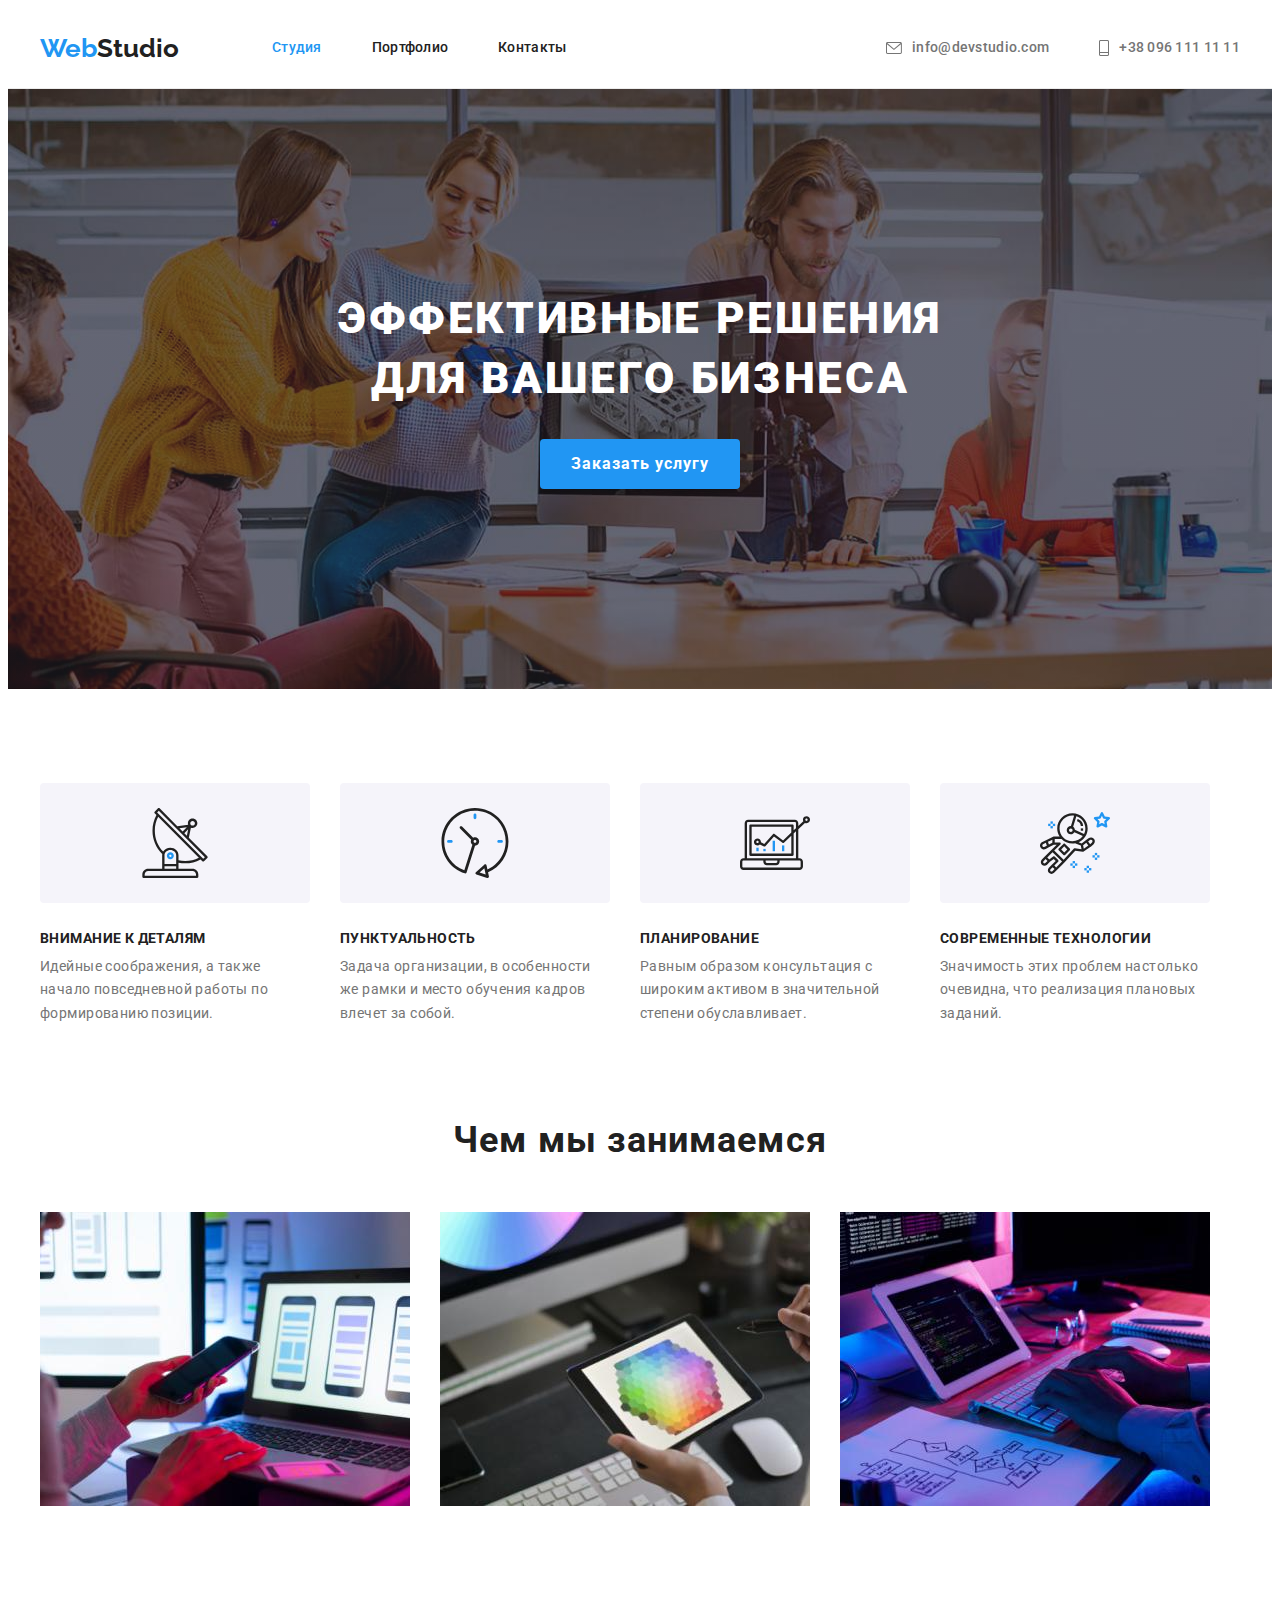
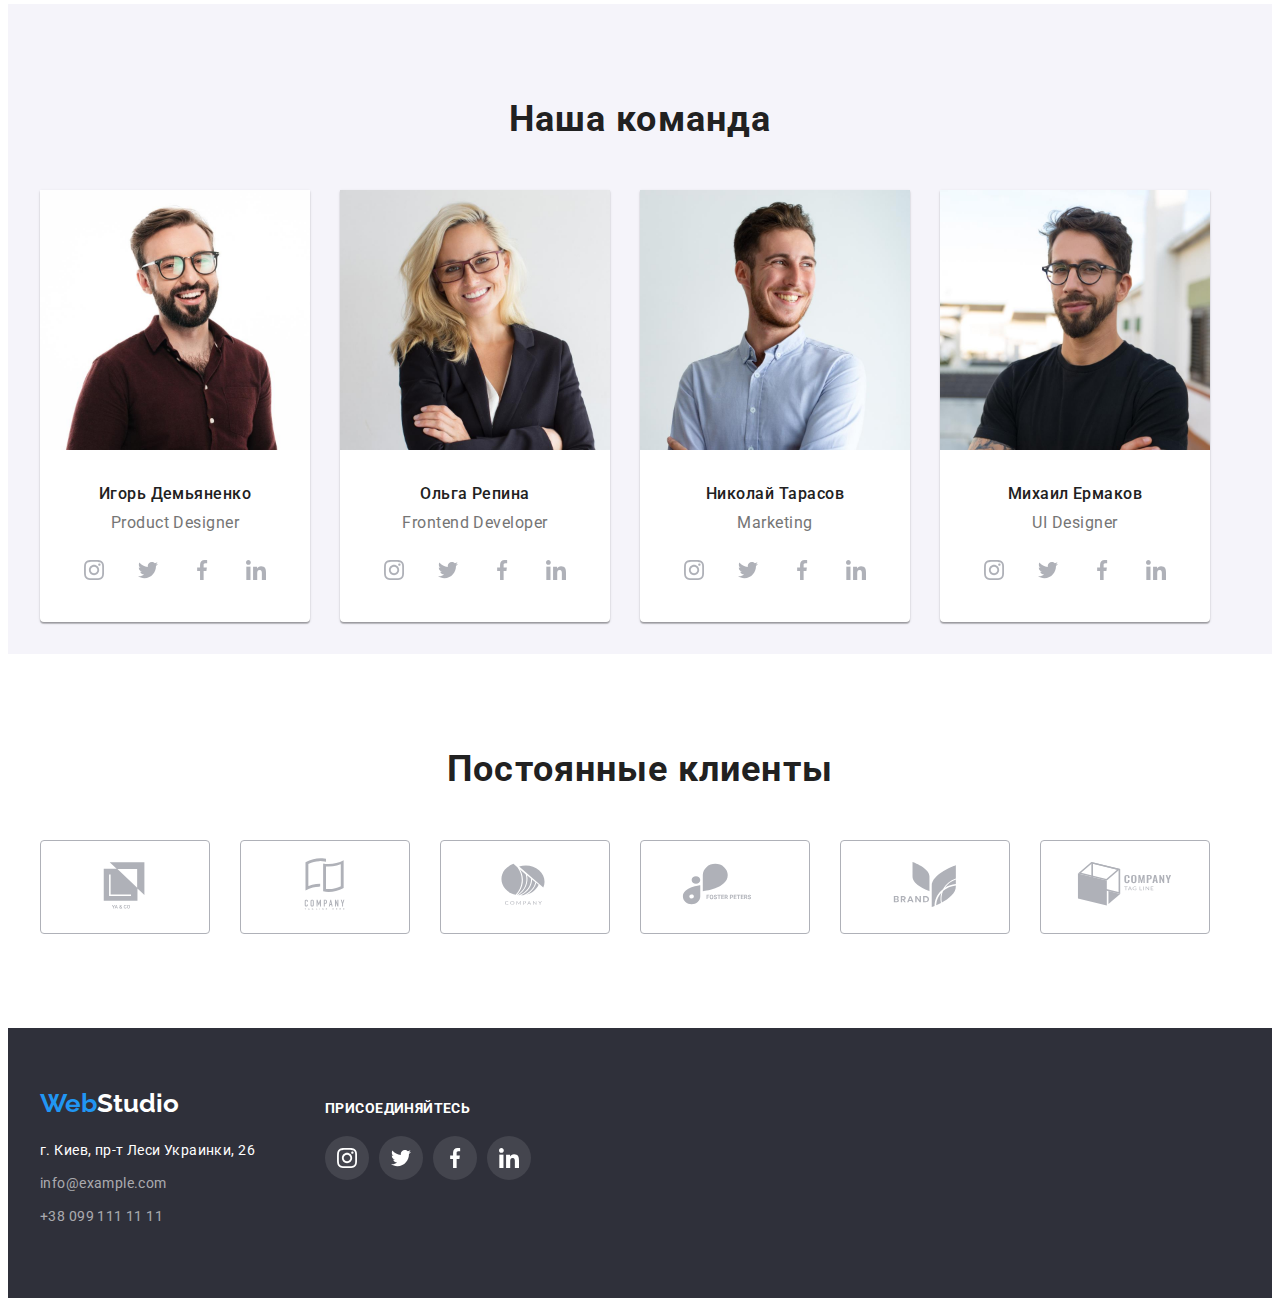
<file: index.html>
<!DOCTYPE html>
<html lang="ru">
  <head>
    <meta charset="UTF-8" />
    <meta http-equiv="X-UA-Compatible" content="IE=edge" />
    <meta name="viewport" content="width=device-width, initial-scale=1.0" />
    <link
      rel="stylesheet"
      href="https://cdnjs.cloudflare.com/ajax/libs/modern-normalize/1.1.0/modern-normalize.min.css"
      integrity="sha512-wpPYUAdjBVSE4KJnH1VR1HeZfpl1ub8YT/NKx4PuQ5NmX2tKuGu6U/JRp5y+Y8XG2tV+wKQpNHVUX03MfMFn9Q=="
      crossorigin="anonymous"
      referrerpolicy="no-referrer"
    />
    <link rel="stylesheet" href="./css/styles.css" />
    <link rel="preconnect" href="https://fonts.googleapis.com" />
    <link rel="preconnect" href="https://fonts.gstatic.com" crossorigin />
    <link
      href="https://fonts.googleapis.com/css2?family=Raleway:wght@700&family=Roboto:wght@400;500;700;900&display=swap"
      rel="stylesheet"
    />
    <title>Студия</title>
  </head>
  <body>
    <header class="header">
      <div class="container">
        <div class="header-container">
          <nav class="nav">
            <a href="./index.html" lang="en" class="logo"><span>Web</span>Studio</a>
            <ul class="header-nav-list list">
              <li class="nav-list-item current">
                <a href="./index.html" class="current nav-link link">Студия</a>
              </li>
              <li class="nav-list-item">
                <a href="./portfolio.html" class="nav-link link">Портфолио</a>
              </li>
              <li class="nav-list-item"><a href="" class="nav-link link">Контакты</a></li>
            </ul>
          </nav>
          <ul class="header-list list">
            <li>
              <a href="mailto:info@devstudio.com" class="header-mail link">
                <svg class="email-icon-sprite" width="16" height="12">
                  <use href="./images/icons/header/symbol-defs.svg#icon-email"></use>
                </svg>
                <p>info@devstudio.com</p>
              </a>
            </li>
            <li>
              <a href="" class="header-tel link">
                <svg class="tel-icon-sprite" width="10" height="16">
                  <use href="./images/icons/header/symbol-defs.svg#icon-tel"></use>
                </svg>
                <p>+38 096 111 11 11</p>
              </a>
            </li>
          </ul>
        </div>
      </div>
    </header>
    <main class="main">
      <section class="order-service">
        <h1 class="text-h1">Эффективные решения для вашего бизнеса</h1>
        <button type="button" class="main-button">Заказать услугу</button>
      </section>
      <section class="merits section">
        <h2 hidden>Наши заслуги</h2>
        <div class="container">
          <ul class="merits-list list">
            <li class="merits-item">
              <div class="merits-icon">
                <svg class="merits-icon-item" width="70" height="70">
                  <use href="./images/icons/merits/symbol-defs.svg#icon-antenna-1"></use>
                </svg>
              </div>
              <h3 class="merits-titles">Внимание к деталям</h3>
              <p class="merits-text">
                Идейные соображения, а также начало повседневной работы по формированию позиции.
              </p>
            </li>
            <li class="merits-item">
              <div class="merits-icon">
                <svg class="merits-icon-item" width="70" height="70">
                  <use href="./images/icons/merits/symbol-defs.svg#icon-clock-1"></use>
                </svg>
              </div>
              <h3 class="merits-titles">Пунктуальность</h3>
              <p class="merits-text">
                Задача организации, в особенности же рамки и место обучения кадров влечет за собой.
              </p>
            </li>
            <li class="merits-item">
              <div class="merits-icon">
                <svg class="merits-icon-item" width="70" height="70">
                  <use href="./images/icons/merits/symbol-defs.svg#icon-diagram-1"></use>
                </svg>
              </div>
              <h3 class="merits-titles">Планирование</h3>
              <p class="merits-text">
                Равным образом консультация с широким активом в значительной степени обуславливает.
              </p>
            </li>
            <li class="merits-item">
              <div class="merits-icon">
                <svg class="merits-icon-item" width="70" height="70">
                  <use href="./images/icons/merits/symbol-defs.svg#icon-astronaut-1"></use>
                </svg>
              </div>
              <h3 class="merits-titles">Современные технологии</h3>
              <p class="merits-text">
                Значимость этих проблем настолько очевидна, что реализация плановых заданий.
              </p>
            </li>
          </ul>
        </div>
      </section>
      <section class="whatwedo section">
        <h2 class="whatwedo-title">Чем мы занимаемся</h2>
        <div class="container">
          <ul class="whatwedo-list list">
            <li class="whatwedo-img">
              <img src="./images/1.jpg" alt="Наша деятельность" width="370" height="294" />
            </li>
            <li class="whatwedo-img">
              <img src="./images/2.jpg" alt="Наша деятельность" width="370" height="294" />
            </li>
            <li class="whatwedo-img">
              <img src="./images/3.jpg" alt="Наша деятельность" width="370" height="294" />
            </li>
          </ul>
        </div>
      </section>
      <section class="ourteam section">
        <div class="container">
          <h2 class="ourteam-title">Наша команда</h2>
          <ul class="ourteam-list list">
            <li class="ourteam-item">
              <img src="./images/4.jpg" alt="Работник 1" width="270" height="260" />
              <div class="mate">
                <h3 class="ourteam-list-name">Игорь Демьяненко</h3>
                <p lang="en" class="ourteam-list-position">Product Designer</p>
                <ul class="mate-soc-list list">
                  <li class="mate-soc-item">
                    <a href="" class="mate-soc-link link">
                      <svg class="mate-soc-icon" width="20" height="20">
                        <use href="./images/icons/soc/symbol-defs.svg#icon-instagram"></use>
                      </svg>
                    </a>
                  </li>
                  <li class="mate-soc-item">
                    <a href="" class="mate-soc-link link">
                      <svg class="mate-soc-icon" width="20" height="20">
                        <use href="./images/icons/soc/symbol-defs.svg#icon-twitter"></use>
                      </svg>
                    </a>
                  </li>
                  <li class="mate-soc-item">
                    <a href="" class="mate-soc-link link">
                      <svg class="mate-soc-icon" width="20" height="20">
                        <use href="./images/icons/soc/symbol-defs.svg#icon-facebook"></use>
                      </svg>
                    </a>
                  </li>
                  <li class="mate-soc-item">
                    <a href="" class="mate-soc-link link">
                      <svg class="mate-soc-icon" width="20" height="20">
                        <use href="./images/icons/soc/symbol-defs.svg#icon-linkedin"></use>
                      </svg>
                    </a>
                  </li>
                </ul>
              </div>
            </li>
            <li class="ourteam-item">
              <img src="./images/5.jpg" alt="Работник 2" width="270" height="260" />
              <div class="mate">
                <h3 class="ourteam-list-name">Ольга Репина</h3>
                <p lang="en" class="ourteam-list-position">Frontend Developer</p>
                <ul class="mate-soc-list list">
                  <li class="mate-soc-item">
                    <a href="" class="mate-soc-link link">
                      <svg class="mate-soc-icon" width="20" height="20">
                        <use href="./images/icons/soc/symbol-defs.svg#icon-instagram"></use>
                      </svg>
                    </a>
                  </li>
                  <li class="mate-soc-item">
                    <a href="" class="mate-soc-link link">
                      <svg class="mate-soc-icon" width="20" height="20">
                        <use href="./images/icons/soc/symbol-defs.svg#icon-twitter"></use>
                      </svg>
                    </a>
                  </li>
                  <li class="mate-soc-item">
                    <a href="" class="mate-soc-link link">
                      <svg class="mate-soc-icon" width="20" height="20">
                        <use href="./images/icons/soc/symbol-defs.svg#icon-facebook"></use>
                      </svg>
                    </a>
                  </li>
                  <li class="mate-soc-item">
                    <a href="" class="mate-soc-link link">
                      <svg class="mate-soc-icon" width="20" height="20">
                        <use href="./images/icons/soc/symbol-defs.svg#icon-linkedin"></use>
                      </svg>
                    </a>
                  </li>
                </ul>
              </div>
            </li>
            <li class="ourteam-item">
              <img src="./images/6.jpg" alt="Работник 3" width="270" height="260" />
              <div class="mate">
                <h3 class="ourteam-list-name">Николай Тарасов</h3>
                <p lang="en" class="ourteam-list-position">Marketing</p>
                <ul class="mate-soc-list list">
                  <li class="mate-soc-item">
                    <a href="" class="mate-soc-link link">
                      <svg class="mate-soc-icon" width="20" height="20">
                        <use href="./images/icons/soc/symbol-defs.svg#icon-instagram"></use>
                      </svg>
                    </a>
                  </li>
                  <li class="mate-soc-item">
                    <a href="" class="mate-soc-link link">
                      <svg class="mate-soc-icon" width="20" height="20">
                        <use href="./images/icons/soc/symbol-defs.svg#icon-twitter"></use>
                      </svg>
                    </a>
                  </li>
                  <li class="mate-soc-item">
                    <a href="" class="mate-soc-link link">
                      <svg class="mate-soc-icon" width="20" height="20">
                        <use href="./images/icons/soc/symbol-defs.svg#icon-facebook"></use>
                      </svg>
                    </a>
                  </li>
                  <li class="mate-soc-item">
                    <a href="" class="mate-soc-link link">
                      <svg class="mate-soc-icon" width="20" height="20">
                        <use href="./images/icons/soc/symbol-defs.svg#icon-linkedin"></use>
                      </svg>
                    </a>
                  </li>
                </ul>
              </div>
            </li>
            <li class="ourteam-item">
              <img src="./images/7.jpg" alt="Работник 4" width="270" height="260" />
              <div class="mate">
                <h3 class="ourteam-list-name">Михаил Ермаков</h3>
                <p lang="en" class="ourteam-list-position">UI Designer</p>
                <ul class="mate-soc-list list">
                  <li class="mate-soc-item">
                    <a href="" class="mate-soc-link link">
                      <svg class="mate-soc-icon" width="20" height="20">
                        <use href="./images/icons/soc/symbol-defs.svg#icon-instagram"></use>
                      </svg>
                    </a>
                  </li>
                  <li class="mate-soc-item">
                    <a href="" class="mate-soc-link link">
                      <svg class="mate-soc-icon" width="20" height="20">
                        <use href="./images/icons/soc/symbol-defs.svg#icon-twitter"></use>
                      </svg>
                    </a>
                  </li>
                  <li class="mate-soc-item">
                    <a href="" class="mate-soc-link link">
                      <svg class="mate-soc-icon" width="20" height="20">
                        <use href="./images/icons/soc/symbol-defs.svg#icon-facebook"></use>
                      </svg>
                    </a>
                  </li>
                  <li class="mate-soc-item">
                    <a href="" class="mate-soc-link link">
                      <svg class="mate-soc-icon" width="20" height="20">
                        <use href="./images/icons/soc/symbol-defs.svg#icon-linkedin"></use>
                      </svg>
                    </a>
                  </li>
                </ul>
              </div>
            </li>
          </ul>
        </div>
      </section>
      <section class="clients section">
        <div class="container">
          <h2 class="clients-title">Постоянные клиенты</h2>
          <ul class="clients-list list">
            <li class="clients-item">
              <a href="" class="clients-link">
                <svg class="clients-icon" width="106" height="60">
                  <use href="./images/icons/clients/symbol-defs.svg#icon-Logo"></use>
                </svg>
              </a>
            </li>
            <li class="clients-item">
              <a href="" class="clients-icon"
                ><svg class="clients-icon" width="106" height="60">
                  <use href="./images/icons/clients/symbol-defs.svg#icon-Logo-1"></use></svg
              ></a>
            </li>
            <li class="clients-item">
              <a href="" class="clients-icon">
                <svg class="clients-icon" width="106" height="60">
                  <use href="./images/icons/clients/symbol-defs.svg#icon-Logo-2"></use>
                </svg>
              </a>
            </li>
            <li class="clients-item">
              <a href="" class="clients-icon">
                <svg class="clients-icon" width="106" height="60">
                  <use href="./images/icons/clients/symbol-defs.svg#icon-Logo-3"></use>
                </svg>
              </a>
            </li>
            <li class="clients-item">
              <a href="" class="clients-icon">
                <svg class="clients-icon" width="106" height="60">
                  <use href="./images/icons/clients/symbol-defs.svg#icon-Logo-4"></use>
                </svg>
              </a>
            </li>
            <li class="clients-item">
              <a href="" class="clients-icon">
                <svg class="clients-icon" width="106" height="60">
                  <use href="./images/icons/clients/symbol-defs.svg#icon-Logo-5"></use>
                </svg>
              </a>
            </li>
          </ul>
        </div>
      </section>
    </main>
    <footer class="footer">
      <div class="container footer-container">
        <div class="contacts">
          <a href="./index.html" lang="en" class="logo-footer"><span>Web</span>Studio</a>
          <address class="ouradress">
            <ul class="address-list list">
              <li class="address-location address-item">
                <a
                  href="https://goo.gl/maps/aNRmM5jgGCXuYNQ1A"
                  target="_blank"
                  rel="noopener nofollow noreferrer"
                  class="footer-link link"
                  >г. Киев, пр-т Леси Украинки, 26</a
                >
              </li>
              <li class="address-item">
                <a href="mailto:info@example.com" class="footer-mail link">info@example.com</a>
              </li>
              <li class="address-item">
                <a href="tel:+380991111111" class="footer-tel link">+38 099 111 11 11</a>
              </li>
            </ul>
          </address>
        </div>
        <div class="join">
          <h3 class="join-title">присоединяйтесь</h3>
          <ul class="join-list list">
            <li class="join-item">
              <a href="" class="join-link link">
                <svg class="join-icon" width="20" height="20">
                  <use href="./images/icons/soc/symbol-defs.svg#icon-instagram"></use>
                </svg>
              </a>
            </li>
            <li class="join-item">
              <a href="" class="join-link link">
                <svg class="join-icon" width="20" height="20">
                  <use href="./images/icons/soc/symbol-defs.svg#icon-twitter"></use>
                </svg>
              </a>
            </li>
            <li class="join-item">
              <a href="" class="join-link link">
                <svg class="join-icon" width="20" height="20">
                  <use href="./images/icons/soc/symbol-defs.svg#icon-facebook"></use>
                </svg>
              </a>
            </li>
            <li class="join-item">
              <a href="" class="join-link link">
                <svg class="join-icon" width="20" height="20">
                  <use href="./images/icons/soc/symbol-defs.svg#icon-linkedin"></use>
                </svg>
              </a>
            </li>
          </ul>
        </div>
      </div>
    </footer>
  </body>
</html>
</file>
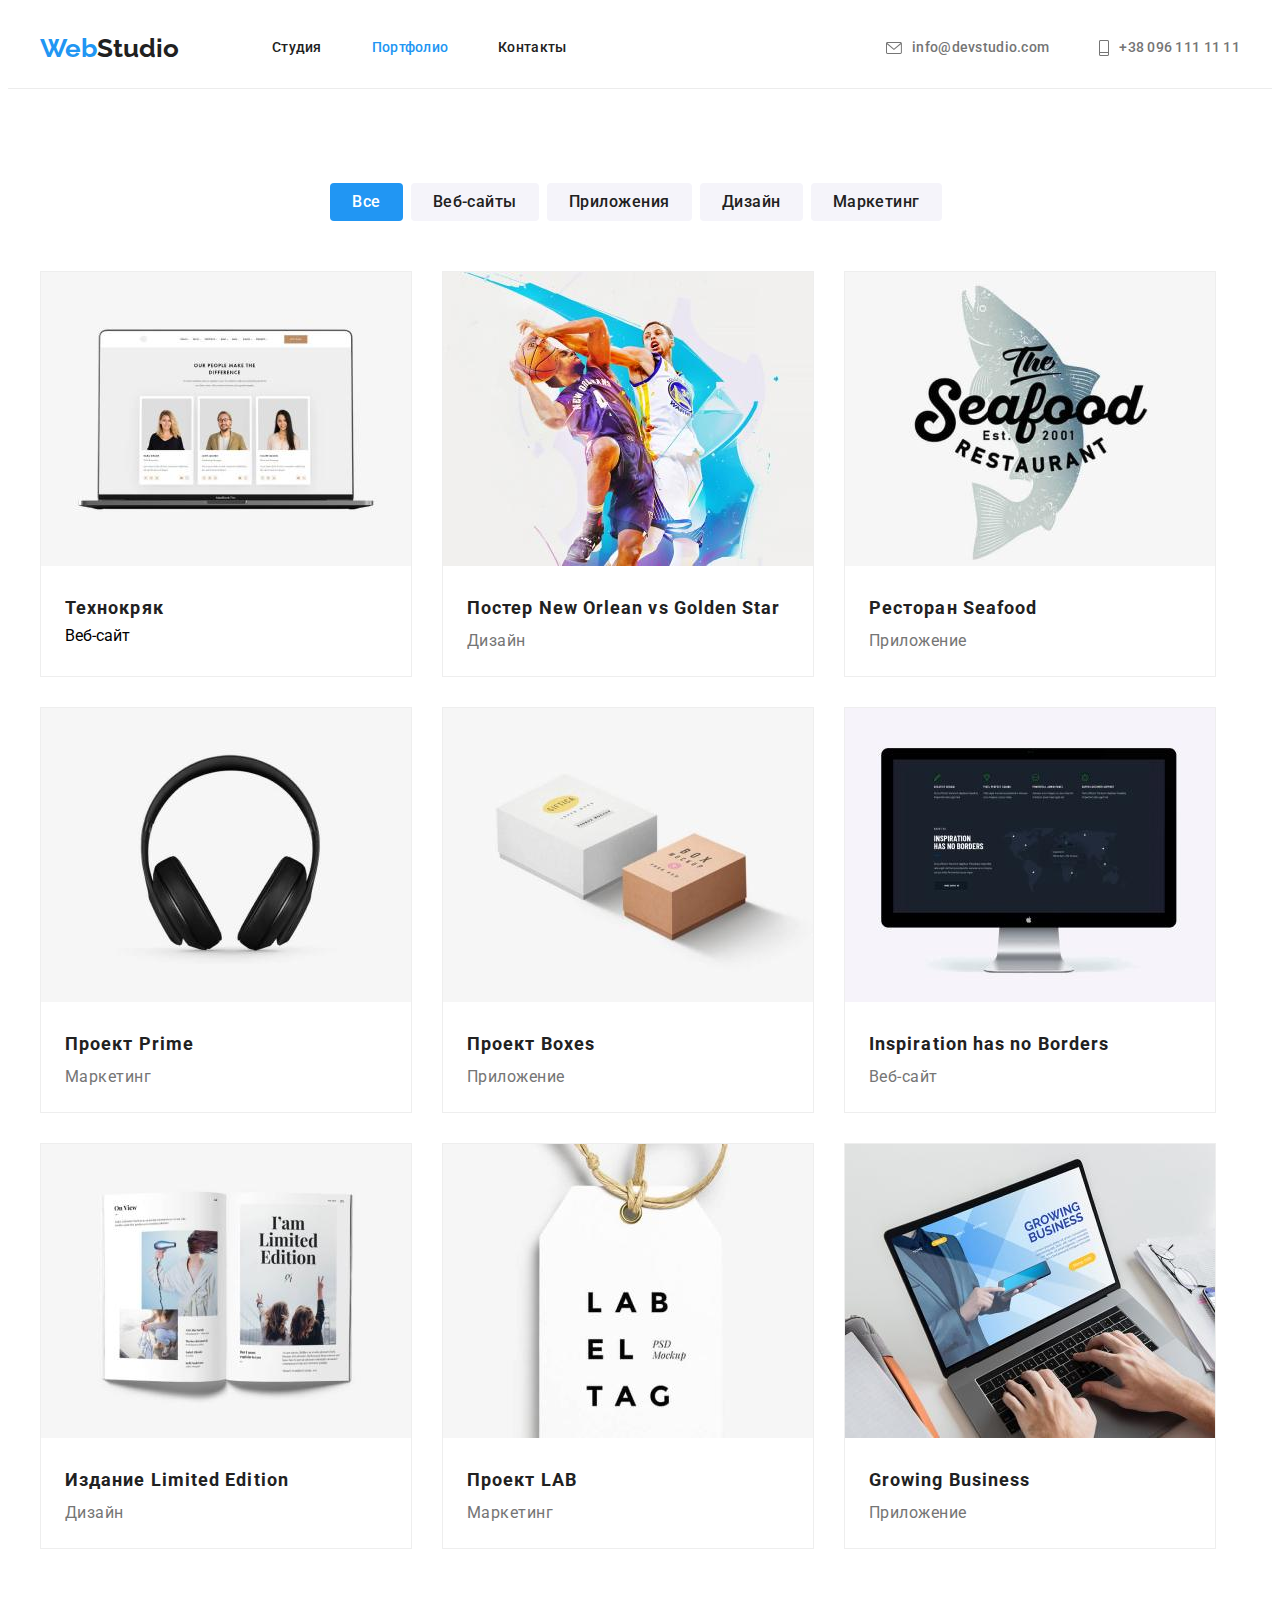
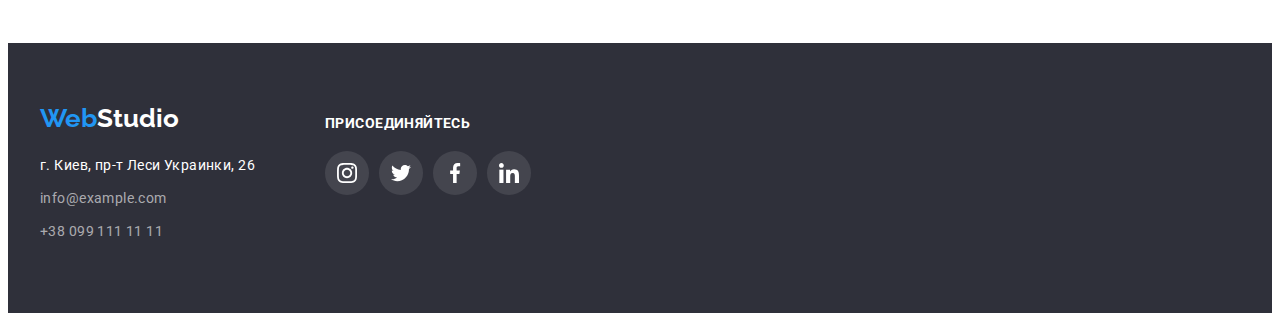
<file: portfolio.html>
<!DOCTYPE html>
<html lang="ru">
  <head>
    <meta charset="UTF-8" />
    <meta http-equiv="X-UA-Compatible" content="IE=edge" />
    <meta name="viewport" content="width=device-width, initial-scale=1.0" />
    <link
      rel="stylesheet"
      href="https://cdnjs.cloudflare.com/ajax/libs/modern-normalize/1.1.0/modern-normalize.min.css"
      integrity="sha512-wpPYUAdjBVSE4KJnH1VR1HeZfpl1ub8YT/NKx4PuQ5NmX2tKuGu6U/JRp5y+Y8XG2tV+wKQpNHVUX03MfMFn9Q=="
      crossorigin="anonymous"
      referrerpolicy="no-referrer"
    />
    <link rel="stylesheet" href="./css/styles.css" />
    <link rel="preconnect" href="https://fonts.googleapis.com" />
    <link rel="preconnect" href="https://fonts.gstatic.com" crossorigin />
    <link
      href="https://fonts.googleapis.com/css2?family=Raleway:wght@700&family=Roboto:wght@400;500;700;900&display=swap"
      rel="stylesheet"
    />
    <title>Портфолио</title>
  </head>
  <body>
    <header class="header">
      <div class="container">
        <div class="header-container">
          <nav class="nav">
            <a href="./index.html" lang="en" class="logo"><span>Web</span>Studio</a>
            <ul class="header-nav-list list">
              <li class="nav-list-item current">
                <a href="./index.html" class="nav-link link">Студия</a>
              </li>
              <li class="nav-list-item">
                <a href="./portfolio.html" class="nav-link link current">Портфолио</a>
              </li>
              <li class="nav-list-item"><a href="" class="nav-link link">Контакты</a></li>
            </ul>
          </nav>
          <ul class="header-list list">
            <li>
              <a href="mailto:info@devstudio.com" class="header-mail link">
                <svg class="email-icon-sprite" width="16" height="12">
                  <use href="./images/icons/header/symbol-defs.svg#icon-email"></use>
                </svg>
                <p>info@devstudio.com</p>
              </a>
            </li>
            <li>
              <a href="" class="header-tel link">
                <svg class="tel-icon-sprite" width="10" height="16">
                  <use href="./images/icons/header/symbol-defs.svg#icon-tel"></use>
                </svg>
                <p>+38 096 111 11 11</p>
              </a>
            </li>
          </ul>
        </div>
      </div>
    </header>
    <main>
      <section class="portfolio">
        <h1 hidden>portfolio</h1>
        <div class="container">
          <ul class="filter-list list">
            <li class="filter-list-item">
              <button type="button" class="filter-button current-filter-button">Все</button>
            </li>
            <li class="filter-list-item">
              <button type="button" class="filter-button">Веб-сайты</button>
            </li>
            <li class="filter-list-item">
              <button type="button" class="filter-button">Приложения</button>
            </li>
            <li class="filter-list-item">
              <button type="button" class="filter-button">Дизайн</button>
            </li>
            <li class="filter-list-item">
              <button type="button" class="filter-button">Маркетинг</button>
            </li>
          </ul>
        </div>
        <div class="container">
          <ul class="ourprojects-list list">
            <li class="ourprojects-item">
              <img src="./images/8.jpg" alt="Технокряк" width="370" height="294" />
              <div class="project-title">
                <h2 class="ourprojects-title">Технокряк</h2>
                <p>Веб-сайт</p>
              </div>
            </li>
            <li class="ourprojects-item">
              <img
                src="./images/9.jpg"
                alt="Постер New Orlean vs Golden Star"
                width="370"
                height="294"
              />
              <div class="project-title">
                <h2 class="ourprojects-title">Постер New Orlean vs Golden Star</h2>
                <p class="ourprojects-text">Дизайн</p>
              </div>
            </li>
            <li class="ourprojects-item">
              <img src="./images/10.jpg" alt="Ресторан Seafood" width="370" height="294" />
              <div class="project-title">
                <h2 class="ourprojects-title">Ресторан Seafood</h2>
                <p class="ourprojects-text">Приложение</p>
              </div>
            </li>
            <li class="ourprojects-item">
              <img src="./images/11.jpg" alt="Проект Prime" width="370" height="294" />
              <div class="project-title">
                <h2 class="ourprojects-title">Проект Prime</h2>
                <p class="ourprojects-text">Маркетинг</p>
              </div>
            </li>
            <li class="ourprojects-item">
              <img src="./images/12.jpg" alt="Проект Boxes" width="370" height="294" />
              <div class="project-title">
                <h2 class="ourprojects-title">Проект Boxes</h2>
                <p class="ourprojects-text">Приложение</p>
              </div>
            </li>
            <li class="ourprojects-item">
              <img
                src="./images/13.jpg"
                alt="Inspiration has no Borders"
                width="370"
                height="294"
              />
              <div class="project-title">
                <h2 class="ourprojects-title">Inspiration has no Borders</h2>
                <p class="ourprojects-text">Веб-сайт</p>
              </div>
            </li>
            <li class="ourprojects-item">
              <img src="./images/14.jpg" alt="Издание Limited Edition" width="370" height="294" />
              <div class="project-title">
                <h2 class="ourprojects-title">Издание Limited Edition</h2>
                <p class="ourprojects-text">Дизайн</p>
              </div>
            </li>
            <li class="ourprojects-item">
              <img src="./images/15.jpg" alt="роект LAB" width="370" height="294" />
              <div class="project-title">
                <h2 class="ourprojects-title">Проект LAB</h2>
                <p class="ourprojects-text">Маркетинг</p>
              </div>
            </li>
            <li class="ourprojects-item">
              <img src="./images/16.jpg" alt="Growing Business" width="370" height="294" />
              <div class="project-title">
                <h2 class="ourprojects-title">Growing Business</h2>
                <p class="ourprojects-text">Приложение</p>
              </div>
            </li>
          </ul>
        </div>
      </section>
    </main>
    <footer class="footer">
      <div class="container footer-container">
        <div class="contacts">
          <a href="./index.html" lang="en" class="logo-footer"><span>Web</span>Studio</a>
          <address class="ouradress">
            <ul class="address-list list">
              <li class="address-location address-item">
                <a
                  href="https://goo.gl/maps/aNRmM5jgGCXuYNQ1A"
                  target="_blank"
                  rel="noopener nofollow noreferrer"
                  class="footer-link link"
                  >г. Киев, пр-т Леси Украинки, 26</a
                >
              </li>
              <li class="address-item">
                <a href="mailto:info@example.com" class="footer-mail link">info@example.com</a>
              </li>
              <li class="address-item">
                <a href="tel:+380991111111" class="footer-tel link">+38 099 111 11 11</a>
              </li>
            </ul>
          </address>
        </div>
        <div class="join">
          <h3 class="join-title">присоединяйтесь</h3>
          <ul class="join-list list">
            <li class="join-item">
              <a href="" class="join-link link">
                <svg class="join-icon" width="20" height="20">
                  <use href="./images/icons/soc/symbol-defs.svg#icon-instagram"></use>
                </svg>
              </a>
            </li>
            <li class="join-item">
              <a href="" class="join-link link">
                <svg class="join-icon" width="20" height="20">
                  <use href="./images/icons/soc/symbol-defs.svg#icon-twitter"></use>
                </svg>
              </a>
            </li>
            <li class="join-item">
              <a href="" class="join-link link">
                <svg class="join-icon" width="20" height="20">
                  <use href="./images/icons/soc/symbol-defs.svg#icon-facebook"></use>
                </svg>
              </a>
            </li>
            <li class="join-item">
              <a href="" class="join-link link">
                <svg class="join-icon" width="20" height="20">
                  <use href="./images/icons/soc/symbol-defs.svg#icon-linkedin"></use>
                </svg>
              </a>
            </li>
          </ul>
        </div>
      </div>
    </footer>
  </body>
</html>
</file>
<file: css/styles.css>
:root {
  --main-color: #ffffff;
  --accent-color: #2196f3;
  --second-main-color: #212121;
  --contact-color: #757575;
  --background-color-color: #2f303a;
}

p,
h1,
h2,
h3,
h4,
h5,
h6 {
  margin: 0;
}

ul,
ol {
  margin: 0;
  padding-left: 0;
}

button {
  cursor: pointer;
}

body {
  font-family: 'Roboto', sans-serif;
}

.container {
  width: 1200px;
  margin: 0 auto;
  padding-left: 15px;
  padding-right: 15px;
}

.list {
  list-style: none;
}

.link {
  text-decoration: none;
}

/* -------------------header-------------------- */

.header {
  border-bottom: 1px solid #ececec;
}

.logo {
  font-family: 'Raleway', sans-serif;
  font-weight: 700;
  font-size: 26px;
  line-height: 1.19;
  text-decoration: none;

  color: var(--second-main-color);

  margin-right: 93px;
}

.logo span {
  color: var(--accent-color);
}

.nav {
  display: flex;
  align-items: center;
}

.nav-list-item {
  display: block;
}

.nav-list-item:not(:last-child) {
  margin-right: 50px;
}

.header-nav-list {
  display: flex;
}

.header-container {
  display: flex;
}

.header-list {
  display: flex;
  margin-left: auto;
  align-items: center;
}

.nav-link {
  font-style: normal;
  font-weight: 500;
  font-size: 14px;
  line-height: 1.14;
  letter-spacing: 0.02em;

  color: var(--second-main-color);

  padding-bottom: 32px;
  padding-top: 32px;
  display: flex;
}

.nav-link:hover,
.nav-link:focus {
  color: var(--accent-color);
}

.current {
  color: var(--accent-color);
}

.header-mail {
  font-weight: 500;
  font-size: 14px;
  line-height: 1.14;
  letter-spacing: 0.02em;
  color: var(--contact-color);
  margin-right: 50px;

  padding-bottom: 32px;
  padding-top: 32px;
  display: flex;

  align-items: center;
}

.header-mail:hover,
.header-mail:focus {
  color: var(--accent-color);
}

.email {
  display: flex;
  align-items: center;
}

.email-icon-sprite {
  margin-right: 10px;
  fill: currentColor;
}

.header-tel {
  font-weight: 500;
  font-size: 14px;
  line-height: 1.14;
  letter-spacing: 0.02em;
  color: var(--contact-color);

  padding-bottom: 32px;
  padding-top: 32px;
  display: flex;
}

.header-tel:hover {
  color: var(--accent-color);
}

.header-tel:focus {
  color: var(--accent-color);
}

.tel {
  display: flex;
  align-items: center;
}

.tel-icon-sprite {
  margin-right: 10px;
  fill: currentColor;
}

/* -------------------main------------------- */

/* --------------------ЗАКАЗАТЬ УСЛУГУ-------------------- */
.order-service {
  background-color: var(--background-color-color);
  padding-bottom: 200px;
  padding-top: 200px;
  background-image: linear-gradient(rgba(47, 48, 58, 0.4), rgba(47, 48, 58, 0.4)),
    url(..//images/bg-img.jpg);
  background-repeat: no-repeat;
  background-position: center;
  background-size: cover;
}

.text-h1 {
  font-weight: 900;
  font-size: 44px;
  line-height: 1.36;
  text-align: center;
  letter-spacing: 0.06em;
  text-transform: uppercase;

  color: var(--main-color);

  max-width: 650px;
  margin: 0 auto;

  margin-bottom: 30px;
}

.main-button {
  font-family: 'Roboto';
  font-style: normal;
  font-weight: 700;
  font-size: 16px;
  line-height: 1.87;
  display: block;
  align-items: center;
  text-align: center;
  letter-spacing: 0.06em;

  color: var(--main-color);

  background: var(--accent-color);
  box-shadow: 0px 4px 4px rgba(0, 0, 0, 0.15);
  border-radius: 4px;
  border: none;

  cursor: pointer;

  min-width: 200px;
  height: 50px;

  align-items: center;
  justify-content: center;
  margin: auto;
}

.main-button:hover,
.main-button:focus {
  font-family: 'Roboto';
  font-style: normal;
  font-weight: 700;
  font-size: 16px;
  line-height: 1.875;
  display: flex;
  align-items: center;
  text-align: center;
  letter-spacing: 0.06em;

  color: var(--main-color);

  background: #188ce8;
  box-shadow: 0px 4px 4px rgba(0, 0, 0, 0.15);
  border-radius: 4px;
}

/* ------------------Наши заслуги-------------- */

.merits {
  padding-top: 94px;
}

.merits-list {
  display: flex;
}

.merits-list:not(:last-child) {
  margin-right: 30px;
}

.merits-titles {
  font-weight: 700;
  font-size: 14px;
  line-height: 0.85;
  letter-spacing: 0.03em;
  text-transform: uppercase;

  color: #212121;

  margin-bottom: 10px;
}

.merits-text {
  font-weight: 400;
  font-size: 14px;
  line-height: 1.71;
  letter-spacing: 0.03em;

  color: #757575;
}

.merits-item {
  width: 270px;
}

.merits-item:not(:last-child) {
  margin-right: 30px;
}

.merits-icon {
  width: 100%;
  height: 120px;
  margin-bottom: 30px;
  display: flex;
  align-items: center;
  justify-content: center;
  background: #f5f4fa;
  border-radius: 4px;
}

/* ----------------------Чем мы занимаемся----------------------- */

.whatwedo {
  padding-top: 94px;
  padding-bottom: 94px;
}

.whatwedo-title {
  font-weight: 700;
  font-size: 36px;
  line-height: 1.16;
  text-align: center;
  letter-spacing: 0.03em;
  color: var(--second-main-color);
  margin-bottom: 50px;
}

.whatwedo-list {
  display: flex;
}

.whatwedo-img {
  margin-right: 30px;
}

/* ---------------Наша команда------------------- */

.ourteam {
  height: 650px;
  background-color: #f5f4fa;
}

.ourteam-title {
  font-weight: 700;
  font-size: 36px;
  line-height: 42px;
  text-align: center;
  letter-spacing: 0.03em;
  color: var(--second-main-color);
  padding-top: 94px;
}

.ourteam-list {
  display: flex;
  margin-top: 50px;
}

.ourteam-item {
  margin-right: 30px;
  width: 270px;
  background: #ffffff;

  box-shadow: 0px 1px 3px rgba(0, 0, 0, 0.12), 0px 1px 1px rgba(0, 0, 0, 0.14),
    0px 2px 1px rgba(0, 0, 0, 0.2);
  border-radius: 0px 0px 4px 4px;
}

.ourteam-list-name {
  font-weight: 500;
  font-size: 16px;
  line-height: 1.1875;
  text-align: center;
  letter-spacing: 0.03em;

  color: #212121;

  margin-bottom: 10px;
}

.ourteam-list-position {
  font-weight: 400;
  font-size: 16px;
  line-height: 1.1875;
  text-align: center;
  letter-spacing: 0.03em;

  color: #757575;
  margin-bottom: 16px;
}

.mate {
  padding-top: 30px;
  padding-bottom: 30px;
}

.mate-soc-list {
  display: flex;
  justify-content: center;
}

.mate-soc-item {
  width: 44px;
  height: 44px;
  margin-right: 10px;
}

.mate-soc-item:last-child {
  margin-right: 0;
}

.mate-soc-link {
  width: 100%;
  height: 100%;
  /* background-color: #2196f3; */
  border-radius: 50%;
  display: flex;
  align-items: center;
  justify-content: center;
}

.mate-soc-icon {
  fill: #afb1b8;
}

.mate-soc-link:hover,
.mate-soc-link:focus {
  background-color: #2196f3;
}

.mate-soc-link:hover .mate-soc-icon,
.mate-soc-link:focus .mate-soc-icon {
  fill: #ffffff;
}

/* ---------------our-clients--------------- */

.clients {
  padding-top: 94px;
  padding-bottom: 94px;
}

.clients-title {
  font-weight: 700;
  font-size: 36px;
  line-height: 42px;
  text-align: center;
  letter-spacing: 0.03em;
  color: var(--second-main-color);
  margin-bottom: 50px;
}

.clients-list {
  display: flex;
  justify-content: center;
}

.clients-item {
  width: 170px;
  height: 92px;
  margin-right: 30px;
  border: 1px solid #afb1b8;
  border-radius: 4px;
  display: flex;
  align-items: center;
  justify-content: center;
}

.clients-icon {
  fill: #afb1b8;
}

.clients-item:hover,
.clients-item:focus {
  width: 170px;
  height: 92px;
  margin-right: 30px;
  border: 1px solid #2196f3;
  border-radius: 4px;
  display: flex;
  align-items: center;
  justify-content: center;
}

/* .clients-link:hover .clients-icon,
.clients-link:focus .clients-icon {
  fill: #2196f3;
} */

.clients-icon:hover,
.clients-icon:focus {
  fill: #2196f3;
}

.clients-link:hover .clients-icon,
.clients-link:focus .clients-icon {
  fill: #2196f3;
}

/* ----------------footer------------------ */

.footer {
  background: #2f303a;
  padding: 60px 0;
}

.footer-container {
  display: flex;
}

.footer-link {
  font-family: 'Roboto';
  font-style: normal;
  font-weight: 400;
  font-size: 14px;
  line-height: 1.71;
  letter-spacing: 0.03em;
  color: #ffffff;
}

.logo-footer {
  display: block;
  font-family: 'Raleway', sans-serif;
  font-weight: 700;
  font-size: 26px;
  line-height: 1.19;
  text-decoration: none;
  color: var(--main-color);
  margin-bottom: 20px;
}

.logo-footer span {
  color: var(--accent-color);
}

.footer-mail {
  font-family: 'Roboto';
  font-style: normal;
  font-weight: 400;
  font-size: 14px;
  line-height: 1.71;
  letter-spacing: 0.03em;

  color: rgba(255, 255, 255, 0.6);
}

.footer-tel {
  font-family: 'Roboto';
  font-style: normal;
  font-weight: 400;
  font-size: 14px;
  line-height: 1.71;
  letter-spacing: 0.03em;

  color: rgba(255, 255, 255, 0.6);
}

.address-item {
  margin-bottom: 9px;
}

.join {
  margin-left: 70px;
  justify-content: center;
}

.join-title {
  font-family: 'Roboto';
  font-style: normal;
  font-weight: 700;
  font-size: 14px;
  line-height: 16px;
  letter-spacing: 0.03em;
  text-transform: uppercase;

  color: #ffffff;
  margin-bottom: 20px;
}

.join {
  padding-top: 12px;
}

.join-list {
  display: flex;
  justify-content: center;
}

.join-item {
  width: 44px;
  height: 44px;
  margin-right: 10px;
}

.join-item:last-child {
  margin-right: 0;
}

.join-link {
  width: 100%;
  height: 100%;
  background-color: rgba(255, 255, 255, 0.1);
  border-radius: 50%;
  display: flex;
  align-items: center;
  justify-content: center;
}

.join-icon {
  fill: #ffffff;
}

.join-link:hover,
.join-link:focus {
  background-color: #2196f3;
}

.join-link:hover .join-icon,
.join-link:focus .join-icon {
  fill: #ffffff;
}

/* ----------------------PORTFOLIO------------------------ */

/* ---------------filter----------------- */

.portfolio {
  padding: 94px 0;
}

.filter-list {
  display: flex;
  justify-content: center;
}

.filter-button {
  font-family: inherit;
  font-style: normal;
  font-weight: 500;
  font-size: 16px;
  line-height: 1.625;
  text-align: center;
  letter-spacing: 0.03em;

  color: #212121;

  background: #f5f4fa;
  border-radius: 4px;
  border: none;

  cursor: pointer;

  margin-right: 8px;
  padding: 6px 22px;
}

.current-filter-button {
  font-family: inherit, sans-serif;
  font-style: normal;
  font-weight: 500;
  font-size: 16px;
  line-height: 1.65;
  text-align: center;
  letter-spacing: 0.03em;

  color: var(--main-color);

  background: var(--accent-color);
}

.filter-button:hover {
  font-family: inherit, sans-serif;
  font-style: normal;
  font-weight: 500;
  font-size: 16px;
  line-height: 1.65;
  text-align: center;
  letter-spacing: 0.03em;

  color: var(--main-color);

  background: var(--accent-color);

  box-shadow: 0px 3px 1px rgba(0, 0, 0, 0.1), 0px 1px 2px rgba(0, 0, 0, 0.08),
    0px 2px 2px rgba(0, 0, 0, 0.12);
  border-radius: 4px;

  cursor: pointer;
}

.filter-button:focus {
  font-family: inherit, sans-serif;
  font-style: normal;
  font-weight: 500;
  font-size: 16px;
  line-height: 1.65;
  text-align: center;
  letter-spacing: 0.03em;

  color: #ffffff;

  background: #2196f3;

  box-shadow: 0px 3px 1px rgba(0, 0, 0, 0.1), 0px 1px 2px rgba(0, 0, 0, 0.08),
    0px 2px 2px rgba(0, 0, 0, 0.12);
  border-radius: 4px;

  cursor: pointer;
}

/* -----------------Наши проэкты----------------- */

.ourprojects-list {
  display: flex;
  flex-wrap: wrap;
  margin-top: 50px;
  margin-bottom: 95px;
  margin-right: -30px;
  margin-bottom: -30px;
}

.ourprojects-title {
  font-family: 'Roboto';
  font-style: normal;
  font-weight: 700;
  font-size: 18px;
  line-height: 2;
  letter-spacing: 0.06em;

  color: #212121;
}

.ourprojects-text {
  font-family: 'Roboto';
  font-style: normal;
  font-weight: 400;
  font-size: 16px;
  line-height: 1.875;
  letter-spacing: 0.03em;

  color: #757575;
}

.ourprojects-item {
  width: 370px;
  height: 404px;
  background: #ffffff;
  border: 1px solid #eeeeee;
}

.ourprojects-item:hover,
.ourprojects-item:focus {
  border: 1px solid #eeeeee;
  box-shadow: 0px 1px 1px rgba(0, 0, 0, 0.12), 0px 4px 4px rgba(0, 0, 0, 0.06),
    1px 4px 6px rgba(0, 0, 0, 0.16);
}

.ourprojects-item:not(:last-child) {
  margin-right: 30px;
  margin-bottom: 30px;
}

.project-title {
  padding: 20px 24px;
}
</file>
